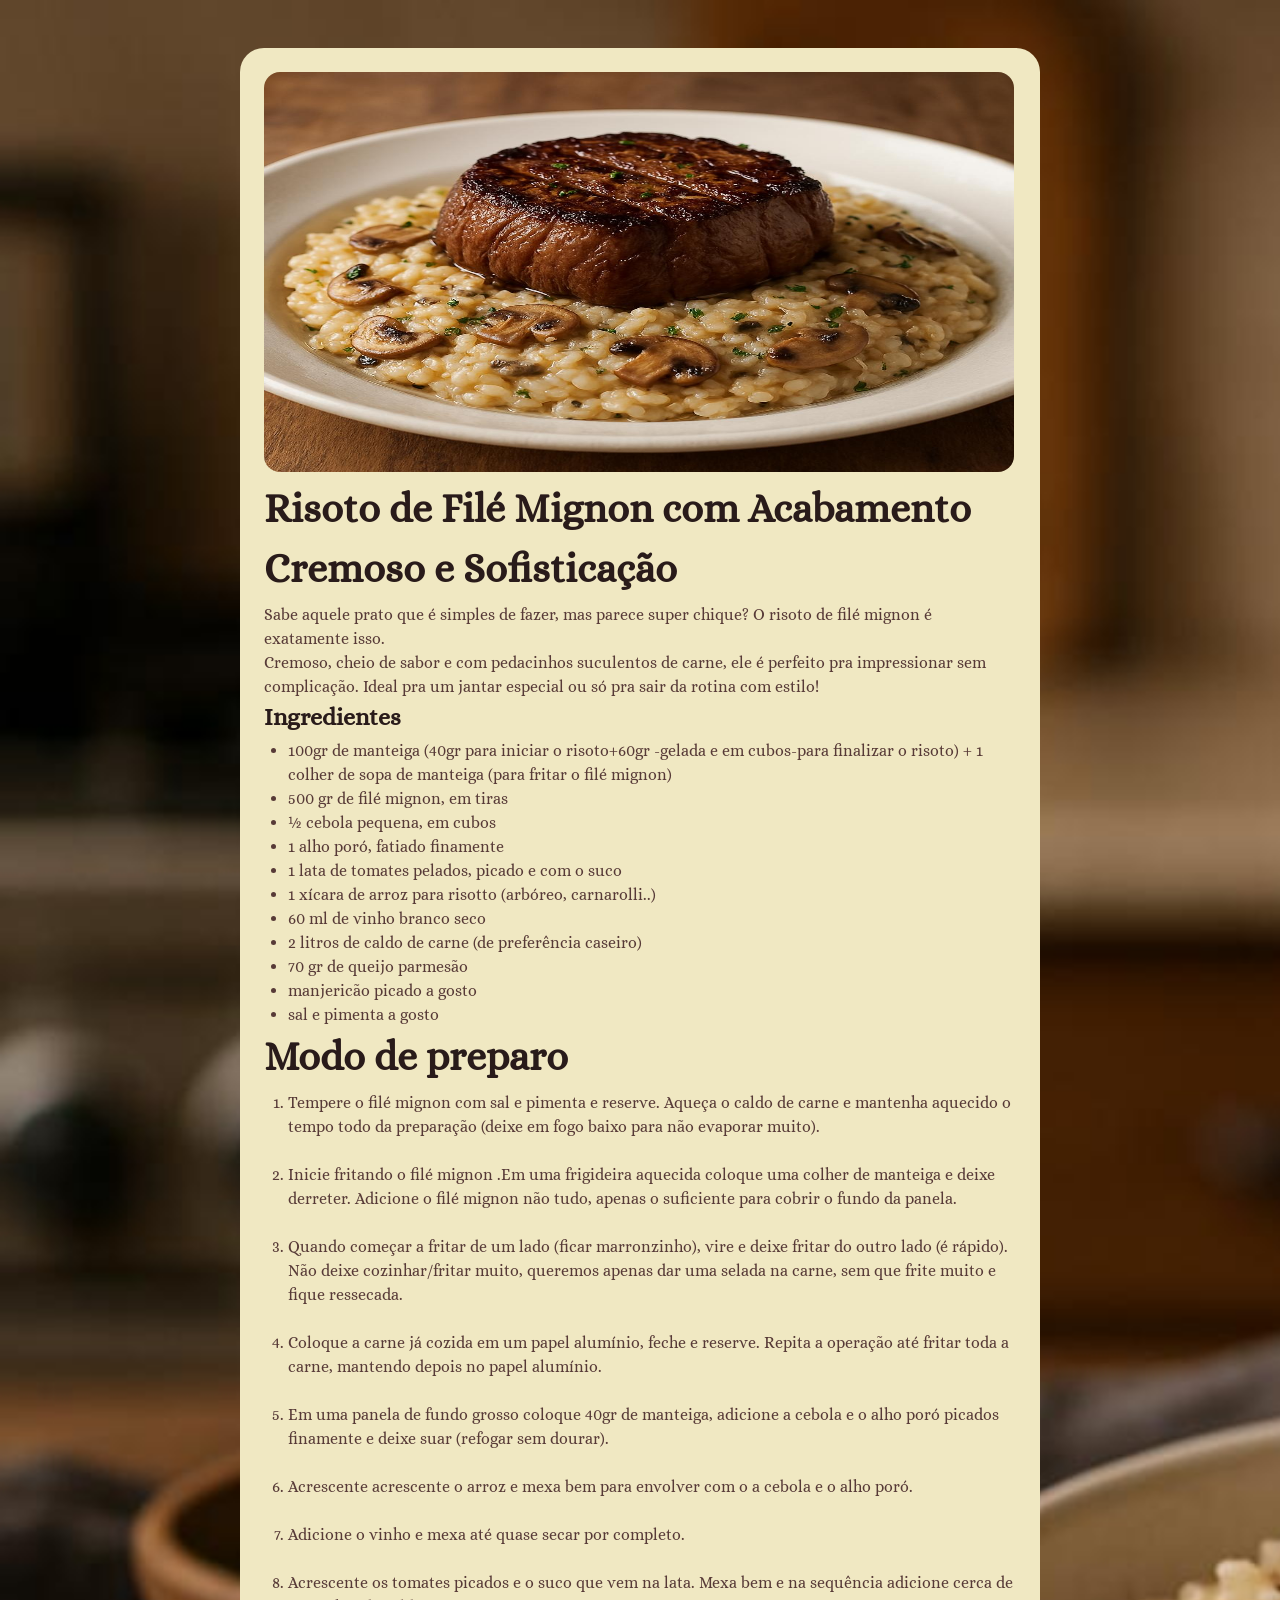
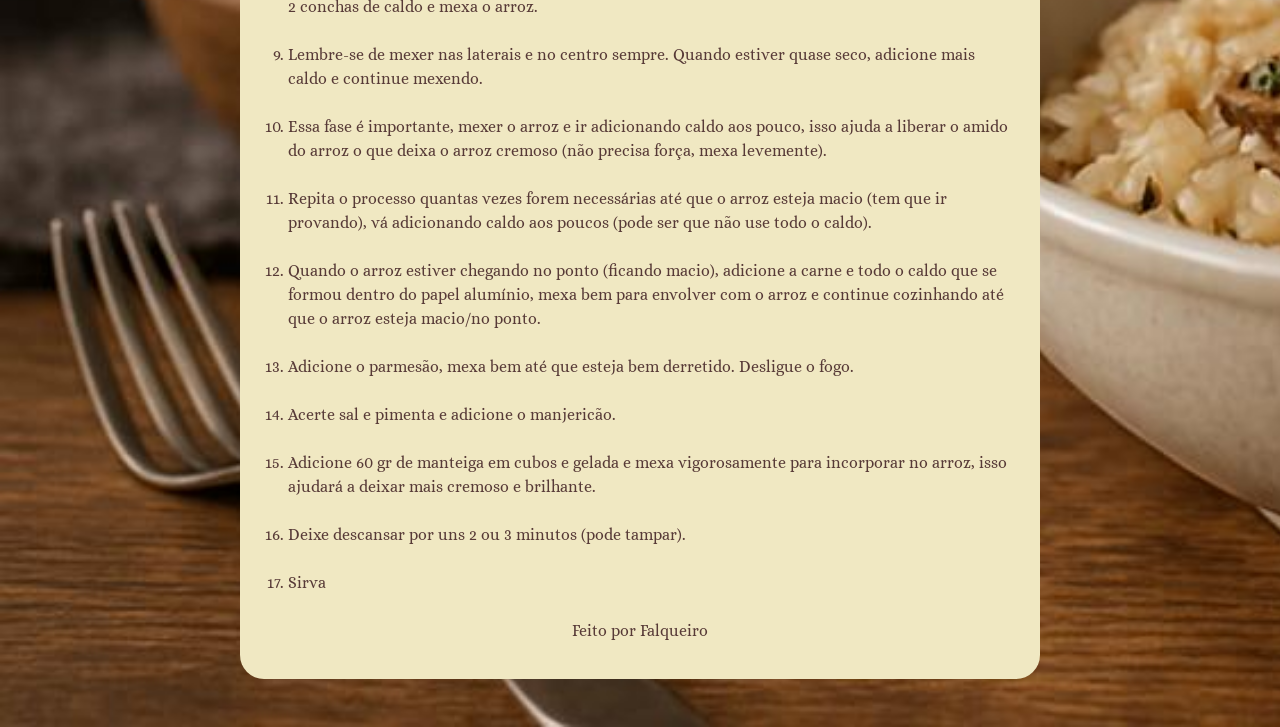
<file: index.html>
<!DOCTYPE html>
<html lang="pt-br">
   <link rel="preconnect" href="https://fonts.googleapis.com">
<link rel="preconnect" href="https://fonts.gstatic.com" crossorigin>
<link href="https://fonts.googleapis.com/css2?family=Alice&display=swap" rel="stylesheet">
<head>
    <meta charset="UTF-8">
    <meta name="viewport" content="width=device-width, initial-scale=1.0">
    <title>Receita de risoto de carne </title>
    <link rel="stylesheet" href="style.css">
</head>
<body>
    <div id="page">
    <img src="Assets/risoto_file_mignon.jpg" alt="Imagem ilustrativa do risoto com file mignon">
    
    <main>
        <section id="about">
           <h1> Risoto de Filé Mignon com Acabamento Cremoso e Sofisticação</h1>
           <p>Sabe aquele prato que é simples de fazer, mas parece super chique? O risoto de filé mignon é exatamente isso.<br> Cremoso, cheio de sabor e com pedacinhos suculentos de carne, ele é perfeito pra impressionar sem complicação. Ideal pra um jantar especial ou só pra sair da rotina com estilo!
        </p>
        </section>
        <section id="ingredients">
            <h2>Ingredientes</h1>
            <ul>
                
                   <li>100gr de manteiga (40gr para iniciar o risoto+60gr -gelada e em cubos-para finalizar o risoto) + 1 colher de sopa de manteiga (para fritar o filé mignon)</li>
                   <li>500 gr de filé mignon, em tiras</li>
                   <li>½ cebola pequena, em cubos</li>
                   <li>1 alho poró, fatiado finamente</li>
                   <li>1 lata de tomates pelados, picado e com o suco</li>
                   <li>1 xícara de arroz para risotto (arbóreo, carnarolli..)</li>
                   <li>60 ml de vinho branco seco</li>
                   <li>2 litros de caldo de carne (de preferência caseiro)</li>
                   <li>70 gr de queijo parmesão</li>
                   <li>manjericão picado a gosto</li>
                   <li>sal e pimenta a gosto</li>
                
            </ul>
        </section >
        <section id="preparation">
            <h1>Modo de preparo</h1>
            <ol>
               <li>Tempere o filé mignon com sal e pimenta e reserve.
                Aqueça o caldo de carne e mantenha aquecido o tempo todo da preparação (deixe em fogo baixo para não evaporar muito).</li> <br>
                <li>Inicie fritando o filé mignon .Em uma frigideira aquecida coloque uma colher de manteiga e deixe derreter. Adicione o filé mignon não tudo, apenas o suficiente para cobrir o fundo da panela.</li><br>
                <li>Quando começar a fritar de um lado (ficar marronzinho), vire e deixe fritar do outro lado (é rápido). Não deixe cozinhar/fritar muito, queremos apenas dar uma selada na carne, sem que frite muito e fique ressecada.</li><br>
                <li>Coloque a carne já cozida em um papel alumínio, feche e reserve. Repita a operação até fritar toda a carne, mantendo depois no papel alumínio.</li><br>
                <li>Em uma panela de fundo grosso coloque 40gr de manteiga, adicione a cebola e o alho poró picados finamente e deixe suar (refogar sem dourar).</li><br>
                <li>Acrescente acrescente o arroz e mexa bem para envolver com o a cebola e o alho poró.</li><br>
                <li>Adicione o vinho e mexa até quase secar por completo.</li><br>
                <li>Acrescente os tomates picados e o suco que vem na lata. Mexa bem e na sequência 
                    adicione cerca de 2 conchas de caldo e mexa o arroz.</li><br>
                <li>Lembre-se de mexer nas laterais e no centro sempre. Quando estiver quase seco, adicione mais caldo e continue mexendo.</li><br>
                <li>Essa fase é importante, mexer o arroz e ir adicionando caldo aos pouco, isso ajuda a liberar o amido do arroz o que deixa o arroz cremoso (não precisa força, mexa levemente).</li>  <br>
                <li>Repita o processo quantas vezes forem necessárias até que o arroz esteja macio (tem que ir provando), vá adicionando caldo aos poucos (pode ser que não use todo o caldo).</li> <br> 
                <li>Quando o arroz estiver chegando no ponto (ficando macio), adicione a carne e todo o caldo que se formou dentro do papel alumínio, mexa bem para envolver com o arroz e continue cozinhando até que o arroz esteja macio/no ponto.</li><br>
                <li>Adicione o parmesão, mexa bem até que esteja bem derretido. Desligue o fogo.</li><br>
                <li>Acerte sal e pimenta e adicione o manjericão.</li><br>
                <li>Adicione 60 gr de manteiga em cubos e gelada e mexa vigorosamente para 
                    incorporar no arroz, isso ajudará a deixar mais cremoso e brilhante.</li><br>
                <li>Deixe descansar por uns 2 ou 3 minutos (pode tampar).</li> <br>
                <li>Sirva</li><br>
                
            </ol>
        </section>    
    </main>
    <footer>Feito por Falqueiro</footer>
</body>
</html>
</file>
<file: style.css>
* {
  margin: 0;
  padding: 0;

} 
:root{
  font-family: "Alice", serif;
  line-height: 150%;
  color:#573a37

}
body{
  background-image: url(Assets/fundo_risoto_cozinha.jpg);
  background-size: cover;
}
#page{
  box-sizing: border-box;
  width: 800px;
  padding: 24px;
  background-color: #f0e8c2;
  border-radius: 24px;
  margin:48px auto 
}
img{
  width: 750px;
  height: 400px;
  border-radius: 16px;
}
h1{
  line-height: 140%;
  font-size: 40px;
}
h2{
  font-size: 24px;
}
h1,h2{
  color:#291b1a;
  margin-bottom: 4px;
  line-height: 150%;
}
ul,ol{
  padding-left: 24px;
}
footer{
  color: #573a37;
  text-align: center;
  padding-bottom: 12px;
  
  
}
</file>
